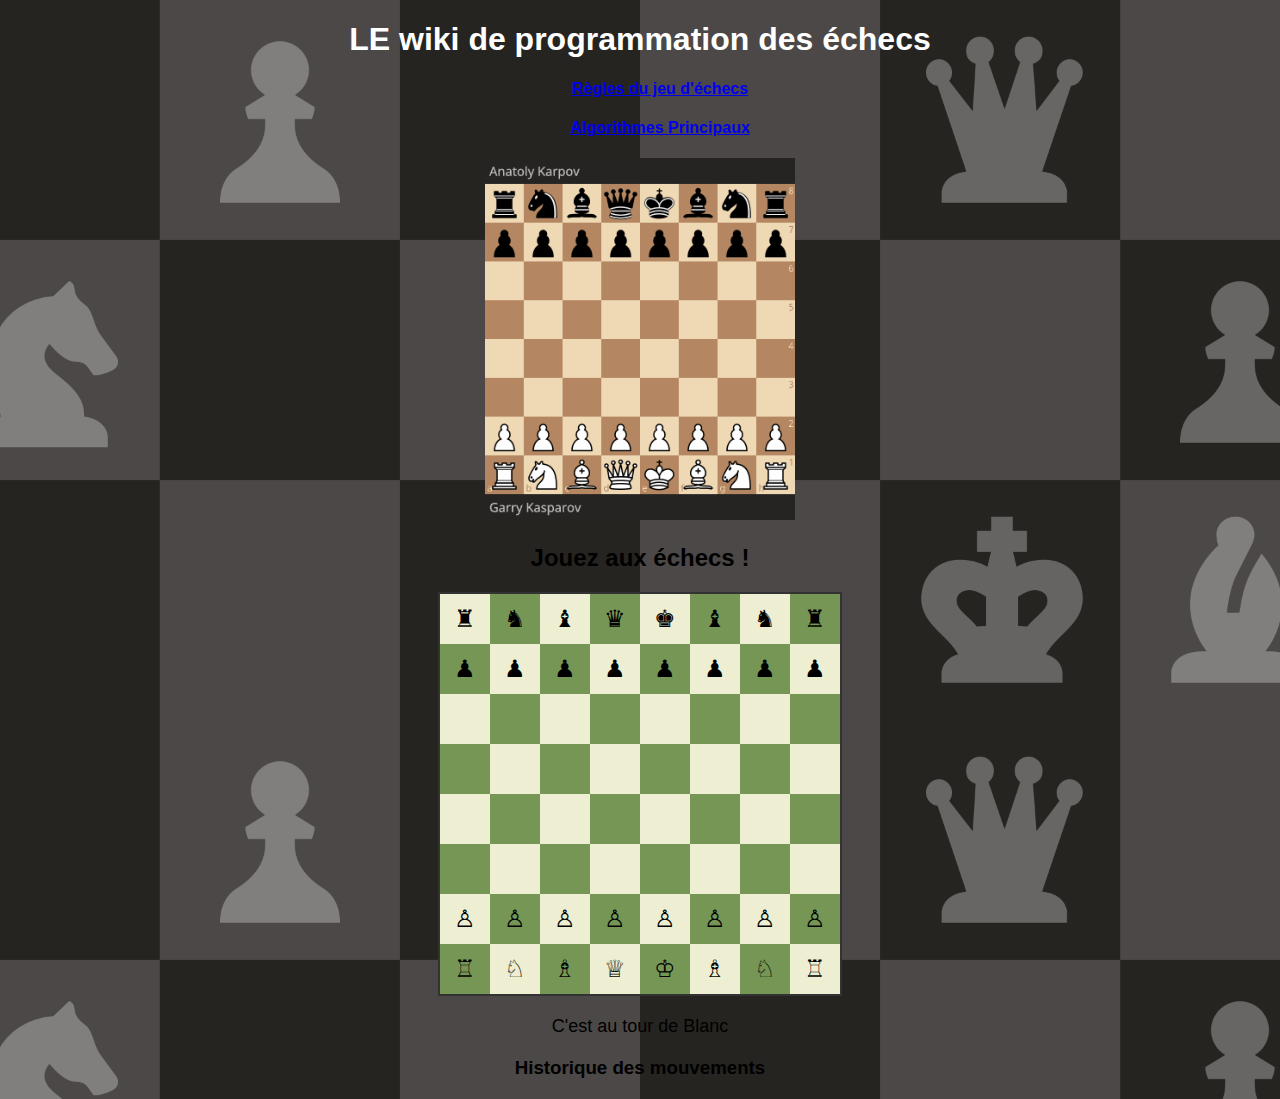
<file: index.html>
<!DOCTYPE html>
<html>
<head>
    <title>LE wiki de programmation des échecs</title>
    <meta charset="UTF-8">
    <link href="index.css" rel="stylesheet" type="text/css"/>
    <style>
        body {
            font-family: Arial, sans-serif;
            text-align: center;
            margin: 20px;
        }
        #board {
            display: grid;
            grid-template-columns: repeat(8, 50px);
            grid-template-rows: repeat(8, 50px);
            width: 400px;
            margin: 20px auto;
            border: 2px solid #333;
        }
        .square {
            width: 50px;
            height: 50px;
            display: flex;
            justify-content: center;
            align-items: center;
            font-size: 24px;
        }
        .black {
            background-color: #769656;
        }
        .white {
            background-color: #eeeed2;
        }
        .highlight {
            outline: 3px solid red;
        }
        #status {
            margin-top: 20px;
            font-size: 18px;
        }
        #history {
            margin-top: 20px;
            font-size: 16px;
        }
    </style>
</head>
<body>
    <h1 class='title'>LE wiki de programmation des échecs</h1>
    <h4 class='sstitle'><a href="regles.html">Règles du jeu d'échecs</a></h4>
    <h4 class='sstitle'><a href="algorithms.html">Algorithmes Principaux</a></h4>
    <img src="game1.gif" alt="Kasparov vs Karpov" style="width: 25%;">

    <h2>Jouez aux échecs !</h2>
    <div id="board"></div>
    <p id="status">C'est au tour de Blanc</p>
    <div id="history">
        <h3>Historique des mouvements</h3>
        <ul id="moves-list"></ul>
    </div>

    <script>
        // Configuration initiale
        const boardElement = document.getElementById('board');
        const statusElement = document.getElementById('status');
        const historyElement = document.getElementById('moves-list');
        const pieces = [
            '♜', '♞', '♝', '♛', '♚', '♝', '♞', '♜',
            '♟', '♟', '♟', '♟', '♟', '♟', '♟', '♟',
            '', '', '', '', '', '', '', '',
            '', '', '', '', '', '', '', '',
            '', '', '', '', '', '', '', '',
            '', '', '', '', '', '', '', '',
            '♙', '♙', '♙', '♙', '♙', '♙', '♙', '♙',
            '♖', '♘', '♗', '♕', '♔', '♗', '♘', '♖'
        ];
        let turn = 'white';
        let selectedSquare = null;
        let history = [];

        // Génération de l'échiquier
        function createBoard() {
            boardElement.innerHTML = '';
            for (let i = 0; i < 64; i++) {
                const square = document.createElement('div');
                square.className = 'square ' + ((Math.floor(i / 8) + i) % 2 === 0 ? 'white' : 'black');
                square.dataset.index = i;
                square.textContent = pieces[i];
                square.addEventListener('click', onSquareClick);
                boardElement.appendChild(square);
            }
        }

        // Gestion des clics sur les cases
        function onSquareClick(e) {
            const index = parseInt(e.target.dataset.index);
            const piece = pieces[index];

            if (selectedSquare === null) {
                // Sélection d'une pièce
                if ((turn === 'white' && piece.match(/♙|♖|♘|♗|♕|♔/)) ||
                    (turn === 'black' && piece.match(/♟|♜|♞|♝|♛|♚/))) {
                    selectedSquare = index;
                    e.target.classList.add('highlight');
                }
            } else {
                // Déplacement de la pièce
                const move = { from: selectedSquare, to: index, piece: pieces[selectedSquare] };
                pieces[index] = pieces[selectedSquare];
                pieces[selectedSquare] = '';
                selectedSquare = null;

                // Ajout du mouvement à l'historique
                history.push(move);
                updateHistory();

                // Mise à jour du tour
                turn = turn === 'white' ? 'black' : 'white';
                statusElement.textContent = `C'est au tour de ${turn === 'white' ? 'Blanc' : 'Noir'}`;

                createBoard(); // Rafraîchir l'échiquier
            }
        }

        // Mise à jour de l'historique des mouvements
        function updateHistory() {
            historyElement.innerHTML = '';
            history.forEach((move, index) => {
                const listItem = document.createElement('li');
                listItem.textContent = `Coup ${index + 1}: ${move.piece} de ${convertIndexToSquare(move.from)} à ${convertIndexToSquare(move.to)}`;
                historyElement.appendChild(listItem);
            });
        }

        // Conversion d'un index en notation d'échiquier (ex : 0 -> a8)
        function convertIndexToSquare(index) {
            const file = 'abcdefgh'[index % 8];
            const rank = 8 - Math.floor(index / 8);
            return `${file}${rank}`;
        }

        createBoard();
    </script>
</body>
</html>
</file>
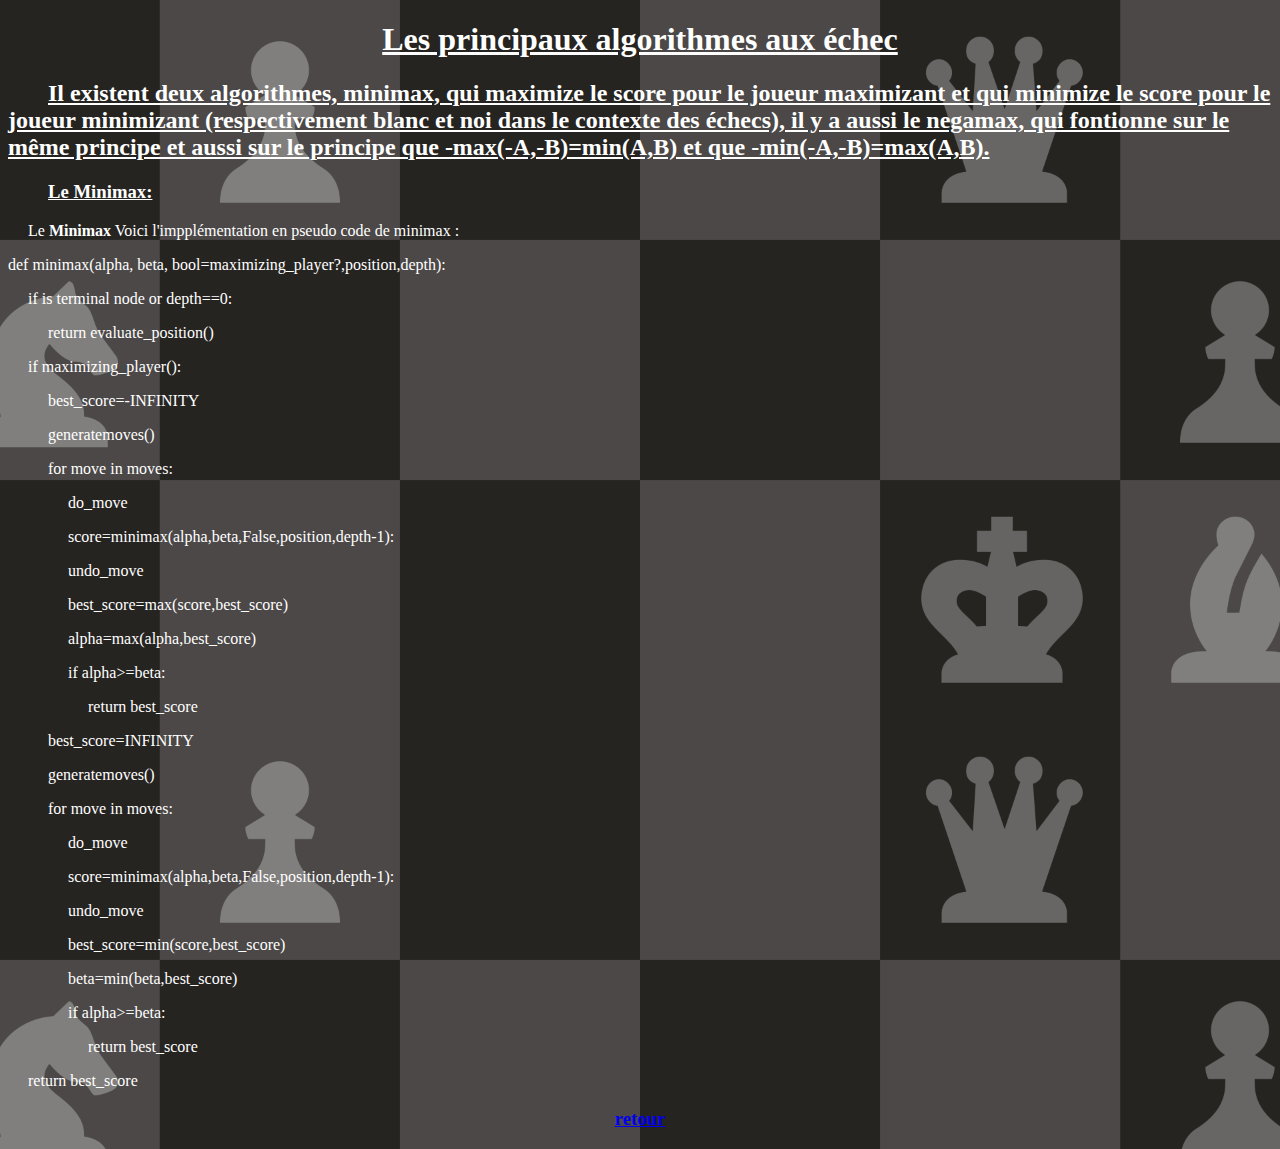
<file: algorithms.html>
<!DOCTYPE html >
<html>
	<head> 
		<title>Algorithmes</title> 
		<meta http-equiv="Content-Type" content="text/html ; charset=utf-8"/> 
		<link href="index.css" rel="stylesheet" type="text/css"/> 

	</head>
	<body>
		<h1 class='title'><u>Les principaux algorithmes aux échec</u></h1>
		<h2 class='sstitle'><u>Il existent deux algorithmes, minimax, qui maximize le score pour le joueur maximizant et qui minimize le score pour le joueur minimizant (respectivement blanc et noi dans le contexte des échecs), il y a aussi le negamax, qui fontionne sur le même principe et aussi sur le principe que -max(-A,-B)=min(A,B) et que -min(-A,-B)=max(A,B).</u></h2>
		<h3 class='sstitle'><u>Le Minimax:</u></h3>
		<p class='text'>Le <strong>Minimax</strong> Voici l'impplémentation en pseudo code de minimax :</p>
		<p class='a'>def minimax(alpha, beta, bool=maximizing_player?,position,depth):</p>
		<p class='b'>  if is terminal node or depth==0:</p>
		<p class='c'>    return evaluate_position()</p>
		<p class='b'>  if maximizing_player():</p>
		<p class='c'>    best_score=-INFINITY</p>
		<p class='c'>    generatemoves()</p>
		<p class='c'>      for move in moves:</p>
		<p class='d'>        do_move</p>
		<p class='d'>        score=minimax(alpha,beta,False,position,depth-1):</p>
		<p class='d'>        undo_move</p>
		<p class='d'>        best_score=max(score,best_score)</p>
		<p class='d'>        alpha=max(alpha,best_score)</p>
		<p class='d'>        if alpha>=beta:</p>
		<p class='e'>          return best_score</p>
		<p class='c'>    best_score=INFINITY</p>
		<p class='c'>    generatemoves()</p>
		<p class='c'>      for move in moves:</p>
		<p class='d'>        do_move</p>
		<p class='d'>        score=minimax(alpha,beta,False,position,depth-1):</p>
		<p class='d'>        undo_move</p>
		<p class='d'>        best_score=min(score,best_score)</p>
		<p class='d'>        beta=min(beta,best_score)</p>
		<p class='d'>        if alpha>=beta:</p>
		<p class='e'>          return best_score</p>
		<p class='b'>  return best_score</p>
		<h3 class='link'><a href="index.html" >retour</a></h3>
	</body>
</html>
</file>
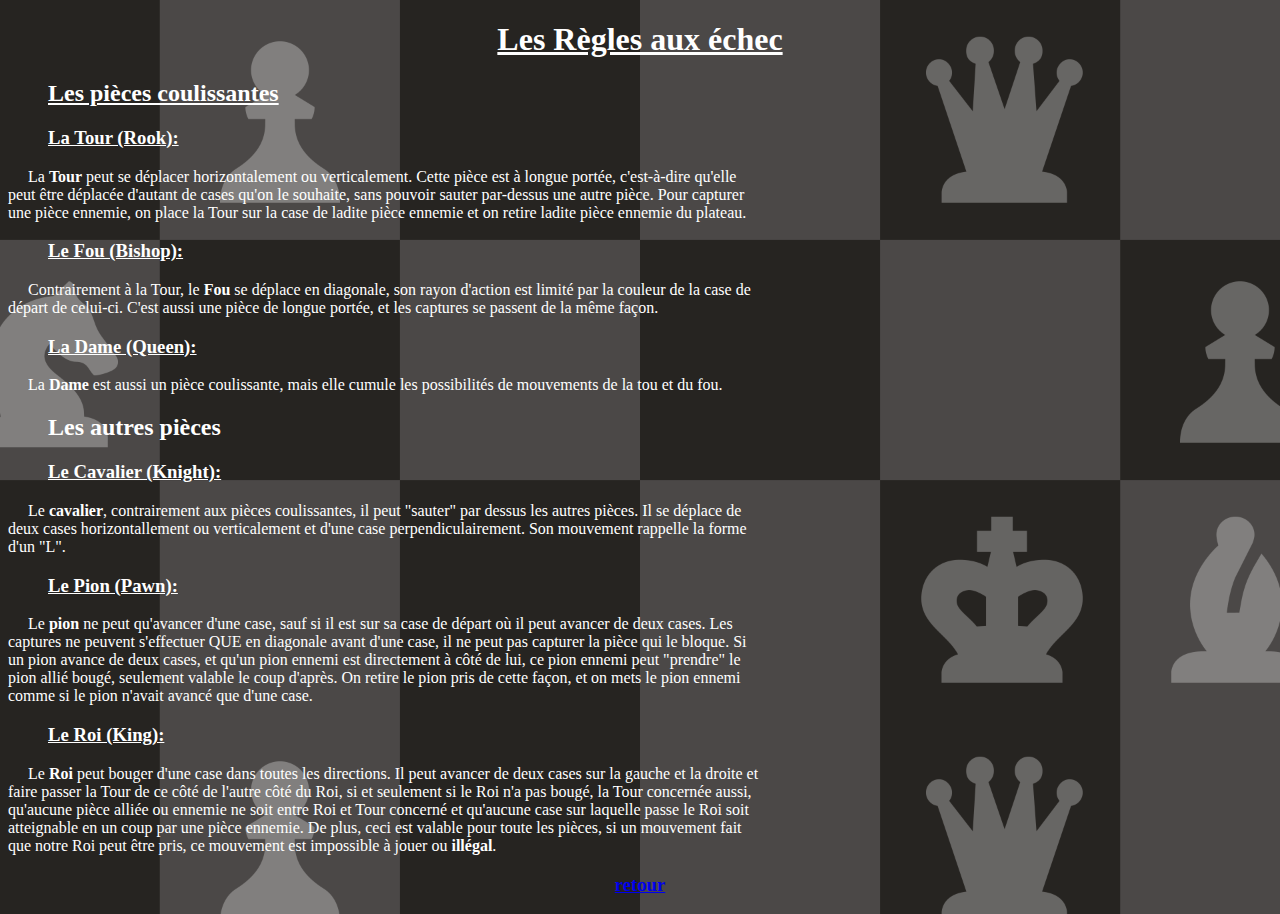
<file: regles.html>
<!DOCTYPE html >
<html>
	<head> 
		<title>Les règles aux échecs</title> 
		<link href="index.css" rel="stylesheet" type="text/css"/> 
		<meta http-equiv="Content-Type" content="text/html ; charset=utf-8"/> 
	</head>
	<body>
		<h1 class='title'><u>Les Règles aux échec</u></h1>
		<h2 class='sstitle'><u>Les pièces coulissantes</u></h2>
		<h3 class='sstitle'><u>La Tour (Rook):</u></h3>
		<p class='text'>La <strong>Tour</strong> peut se déplacer horizontalement ou verticalement. Cette pièce est à longue portée, c'est-à-dire qu'elle peut être déplacée d'autant de cases qu'on le souhaite, sans pouvoir sauter par-dessus une autre pièce. Pour capturer une pièce ennemie, on place la Tour sur la case de ladite pièce ennemie et on retire ladite pièce ennemie du plateau.</p>
		<h3 class='sstitle'><u>Le Fou (Bishop):</u></h3>
		<p class='text'>Contrairement à la Tour, le <strong>Fou</strong> se déplace en diagonale, son rayon d'action est limité par la couleur de la case de départ de celui-ci. C'est aussi une pièce de longue portée, et les captures se passent de la même façon.</p>
		<h3 class='sstitle'><u>La Dame (Queen):</u></h3>
		<p class='text'>La <strong>Dame</strong> est aussi un pièce coulissante, mais elle cumule les possibilités de mouvements de la tou et du fou.</p>
		<h2 class='sstitle'>Les autres pièces</h2>
		<h3 class='sstitle'><u>Le Cavalier (Knight):</u></h3>
		<p class='text'>Le <strong>cavalier</strong>, contrairement aux pièces coulissantes, il peut "sauter" par dessus les autres pièces. Il se déplace de deux cases horizontallement ou verticalement et d'une case perpendiculairement. Son mouvement rappelle la forme d'un "L".</p>
		<h3 class='sstitle'><u>Le Pion (Pawn):</u></h3>
		<p class='text'>Le <strong>pion</strong> ne peut qu'avancer d'une case, sauf si il est sur sa case de départ où il peut avancer de deux cases. Les captures ne peuvent s'effectuer QUE en diagonale avant d'une case, il ne peut pas capturer la pièce qui le bloque. Si un pion avance de deux cases, et qu'un pion ennemi est directement à côté de lui, ce pion ennemi peut "prendre" le pion allié bougé, seulement valable le coup d'après. On retire le pion pris de cette façon, et on mets le pion ennemi comme si le pion n'avait avancé que d'une case.</p>
		<h3 class='sstitle'><u>Le Roi (King):</u></h3>
		<p class='text'>Le <strong>Roi</strong> peut bouger d'une case dans toutes les directions. Il peut avancer de deux cases sur la gauche et la droite et faire passer la Tour de ce côté de l'autre côté du Roi, si et seulement si le Roi n'a pas bougé, la Tour concernée aussi, qu'aucune pièce alliée ou ennemie ne soit entre Roi et Tour concerné et qu'aucune case sur laquelle passe le Roi soit atteignable en un coup par une pièce ennemie. De plus, ceci est valable pour toute les pièces, si un mouvement fait que notre Roi peut être pris, ce mouvement est impossible à jouer ou <strong>illégal</strong>.</p>
		<h3 class='link'><a href="index.html" >retour</a></h3>

	</body>
</html>
</file>
<file: index.css>
.title{
	color: white;
	text-align: center;
}
.stitle{
	color: white;
	text-align: center;
	
}
.sstitle{
	color: white;
	text-indent: 40px;
}
.text{
	color: white;
	text-indent: 20px;
	width: 60%;
	word-wrap: break-word; 
	
}
.b{
	color: white;
	text-indent: 20px;
}
.link{
	color: white;
	text-align: center;
}
.picture{
	width: 50%
}
.a{
	color: white;
	text-indent: 0px;
	
}
.c{
	color: white;
	text-indent: 40px;
}
.d{
	color: white;
	text-indent: 60px;
	
}
.e{
	color: white;
	text-indent: 80px;
}
.f{
	color: white;
	text-indent: 100px;
}
body { 
	background-image: url("background.jpg");
	background-size: 100%;
}
</file>
